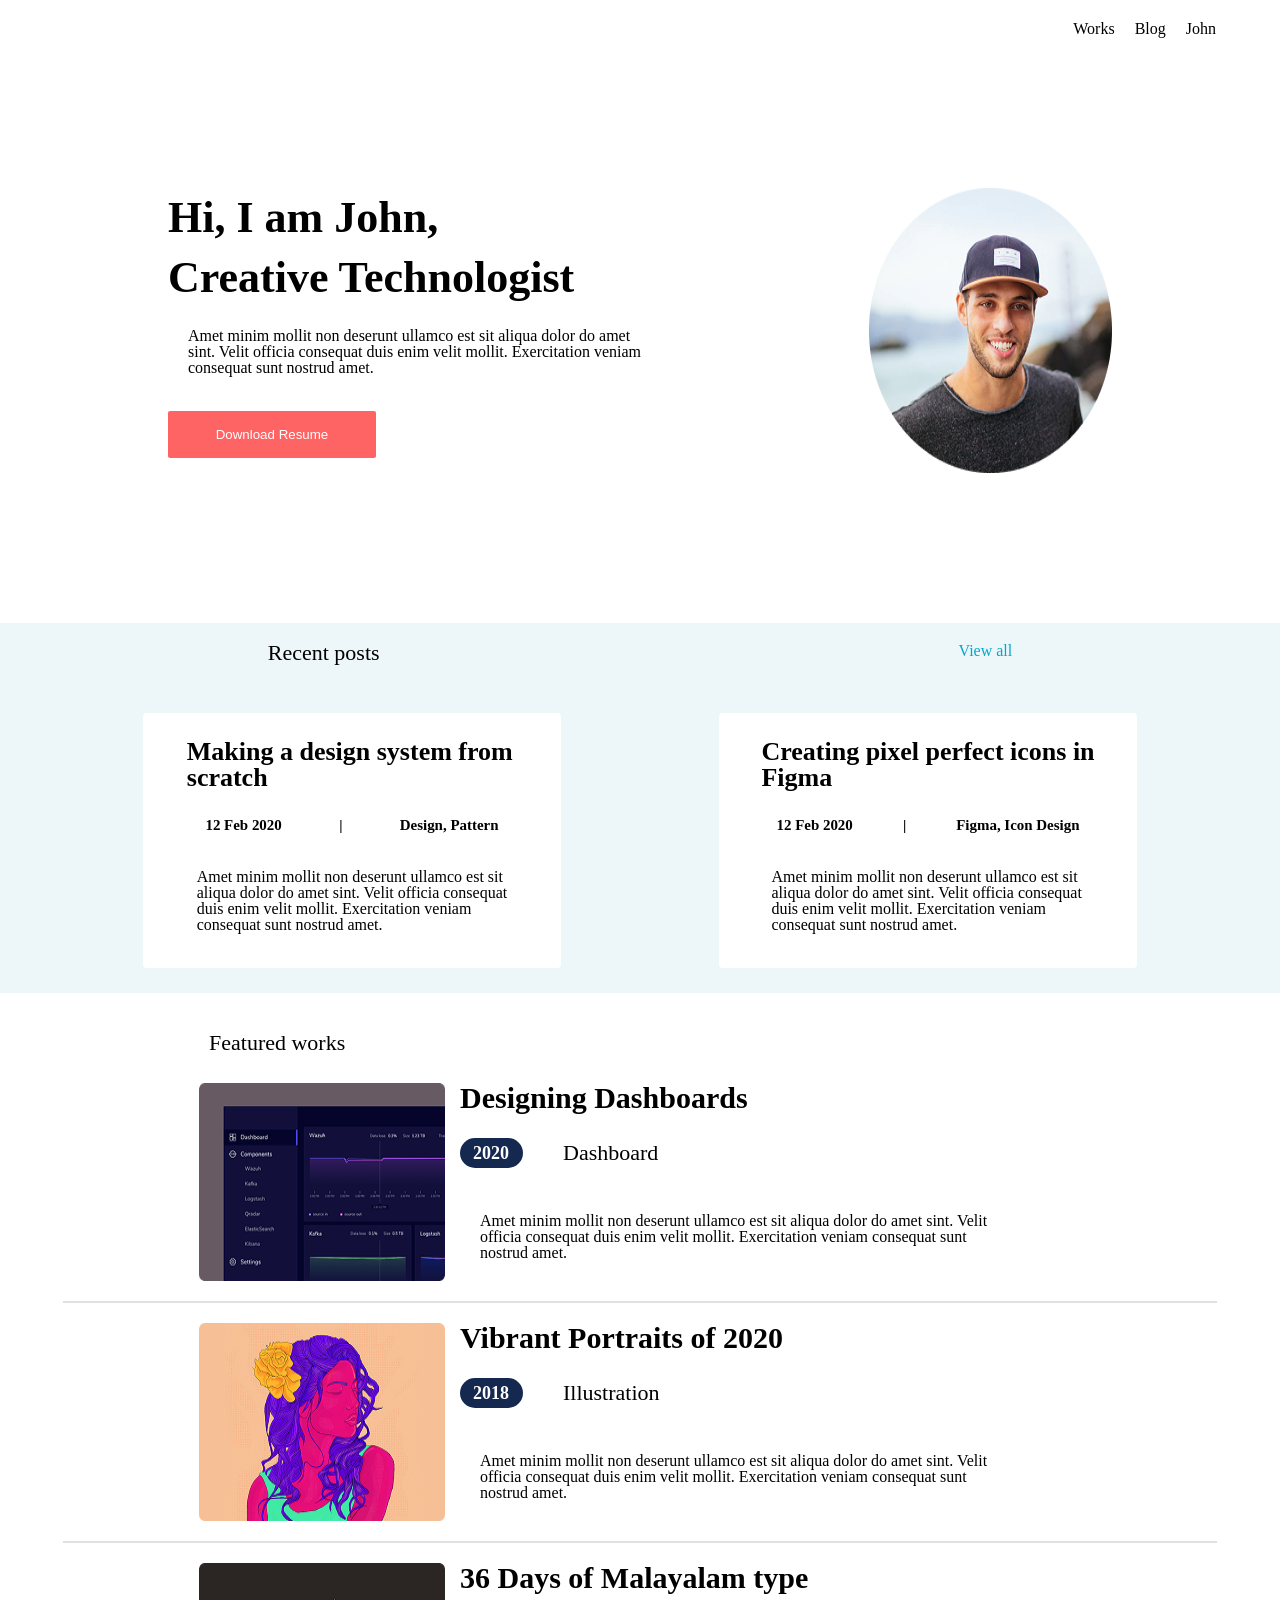
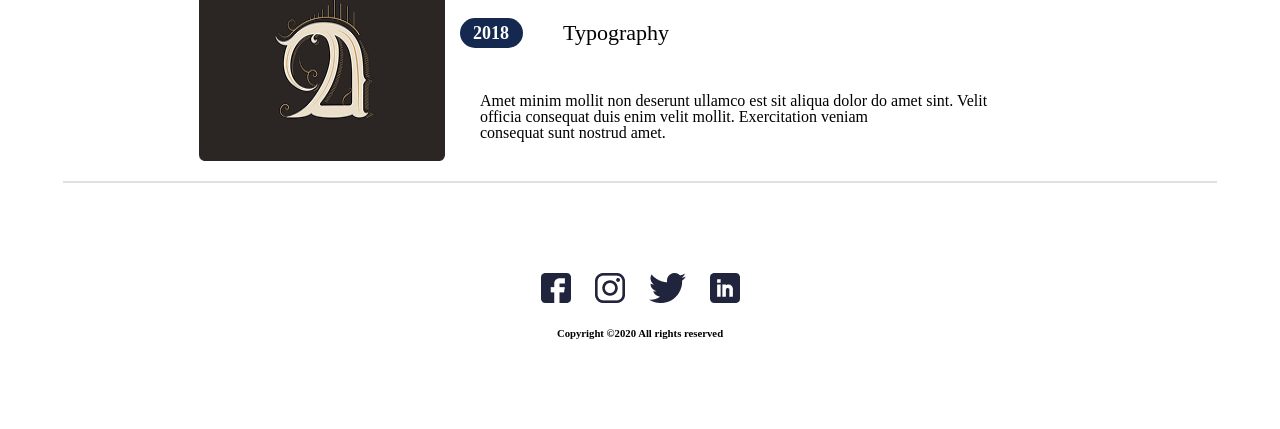
<file: index.html>
<!doctype html>
<html lang="en">
  <head>
    <meta charset="UTF-8" />
    <meta name="viewport" content="width=device-width, initial-scale=1.0" />
    <title>Document</title>
    <link rel="stylesheet" href="./style.css" />
  </head>
  <body>
    <header id="header">
      <div class="container">
        <div class="header">
          <a href="./works.html">Works</a>
          <a href="./blog.html">Blog</a>
          <a href="./index.html"> John</a>
        </div>
      </div>
    </header>
    <section id="john">
      <div class="container">
        <div class="john">
          <div class="hi">
            <h3>
              Hi, I am John, <br />
              Creative Technologist
            </h3>
            <p>
              Amet minim mollit non deserunt ullamco est sit aliqua dolor do
              amet <br />
              sint. Velit officia consequat duis enim velit mollit. Exercitation
              veniam <br />
              consequat sunt nostrud amet.
            </p>
            <button>Download Resume</button>
          </div>
          <img src="./img/Ellipse 1.png" alt="" />
        </div>
      </div>
    </section>
    <section id="card">
      <div class="container">
        <div class="posts">
          <h5>Recent posts</h5>
          <a href="">View all</a>
        </div>
        <div class="card">
          <div class="recent">
            <div>
              <h4>
                Making a design system from <br />
                scratch
              </h4>
              <div class="Feb">
                <h5>12 Feb 2020</h5>
                <h5>|</h5>
                <h5>Design, Pattern</h5>
              </div>
              <p>
                Amet minim mollit non deserunt ullamco est sit <br />
                aliqua dolor do amet sint. Velit officia consequat <br />
                duis enim velit mollit. Exercitation veniam <br />
                consequat sunt nostrud amet.
              </p>
            </div>
          </div>
          <div class="Creative">
            <div>
              <h4>
                Creating pixel perfect icons in <br />
                Figma
              </h4>
              <div class="Feb">
                <h5>12 Feb 2020</h5>
                <h5>|</h5>
                <h5>Figma, Icon Design</h5>
              </div>
              <p>
                Amet minim mollit non deserunt ullamco est sit <br />
                aliqua dolor do amet sint. Velit officia consequat <br />
                duis enim velit mollit. Exercitation veniam <br />
                consequat sunt nostrud amet.
              </p>
            </div>
          </div>
        </div>
      </div>
    </section>
    <section id="card1">
      <div class="container">
        <div>
          <h4>Featured works</h4>
        </div>
        <div class="card1">
          <img src="./img/Rectangle 30.png" alt="" />
          <div class="Designing">
            <h3>Designing Dashboards</h3>
            <div class="Dashboard">
              <h6>2020</h6>
              <h4>Dashboard</h4>
            </div>
            <p>
              Amet minim mollit non deserunt ullamco est sit aliqua dolor do
              amet sint. Velit <br />
              officia consequat duis enim velit mollit. Exercitation veniam
              consequat sunt <br />
              nostrud amet.
            </p>
          </div>
        </div>
      </div>
    </section>
    <hr />
    <section id="card1">
      <div class="container">
        <div class="card1">
          <img src="./img/Rectangle 32.png" alt="" />
          <div class="Designing">
            <h3>Vibrant Portraits of 2020</h3>
            <div class="Dashboard">
              <h6>2018</h6>
              <h4>Illustration</h4>
            </div>
            <p>
              Amet minim mollit non deserunt ullamco est sit aliqua dolor do
              amet sint. Velit <br />
              officia consequat duis enim velit mollit. Exercitation veniam
              consequat sunt <br />
              nostrud amet.
            </p>
          </div>
        </div>
      </div>
    </section>
    <hr />
    <section id="card1">
      <div class="container">
        <div class="card1">
          <img src="./img/Rectangle 34.png" alt="" />
          <div class="Designing">
            <h3>36 Days of Malayalam type</h3>
            <div class="Dashboard">
              <h6>2018</h6>
              <h4>Typography</h4>
            </div>
            <p>
              Amet minim mollit non deserunt ullamco est sit aliqua dolor do
              amet sint. Velit <br />
              officia consequat duis enim velit mollit. Exercitation veniam
              <br />
              consequat sunt nostrud amet.
            </p>
          </div>
        </div>
      </div>
    </section>
    <hr />
    <footer id="footer">
      <div class="container">
        <div class="footer">
          <div>
            <img src="./img/fb.png" alt="" />
            <img src="./img/insta.png" alt="" />
            <img src="./img/Group.png" alt="" />
            <img src="./img/Linkedin.png" alt="" />
          </div>
          <div>
            <h6>Copyright ©2020 All rights reserved</h6>
          </div>
        </div>  
      </div>
    </footer>
  </body>
</html>
</file>
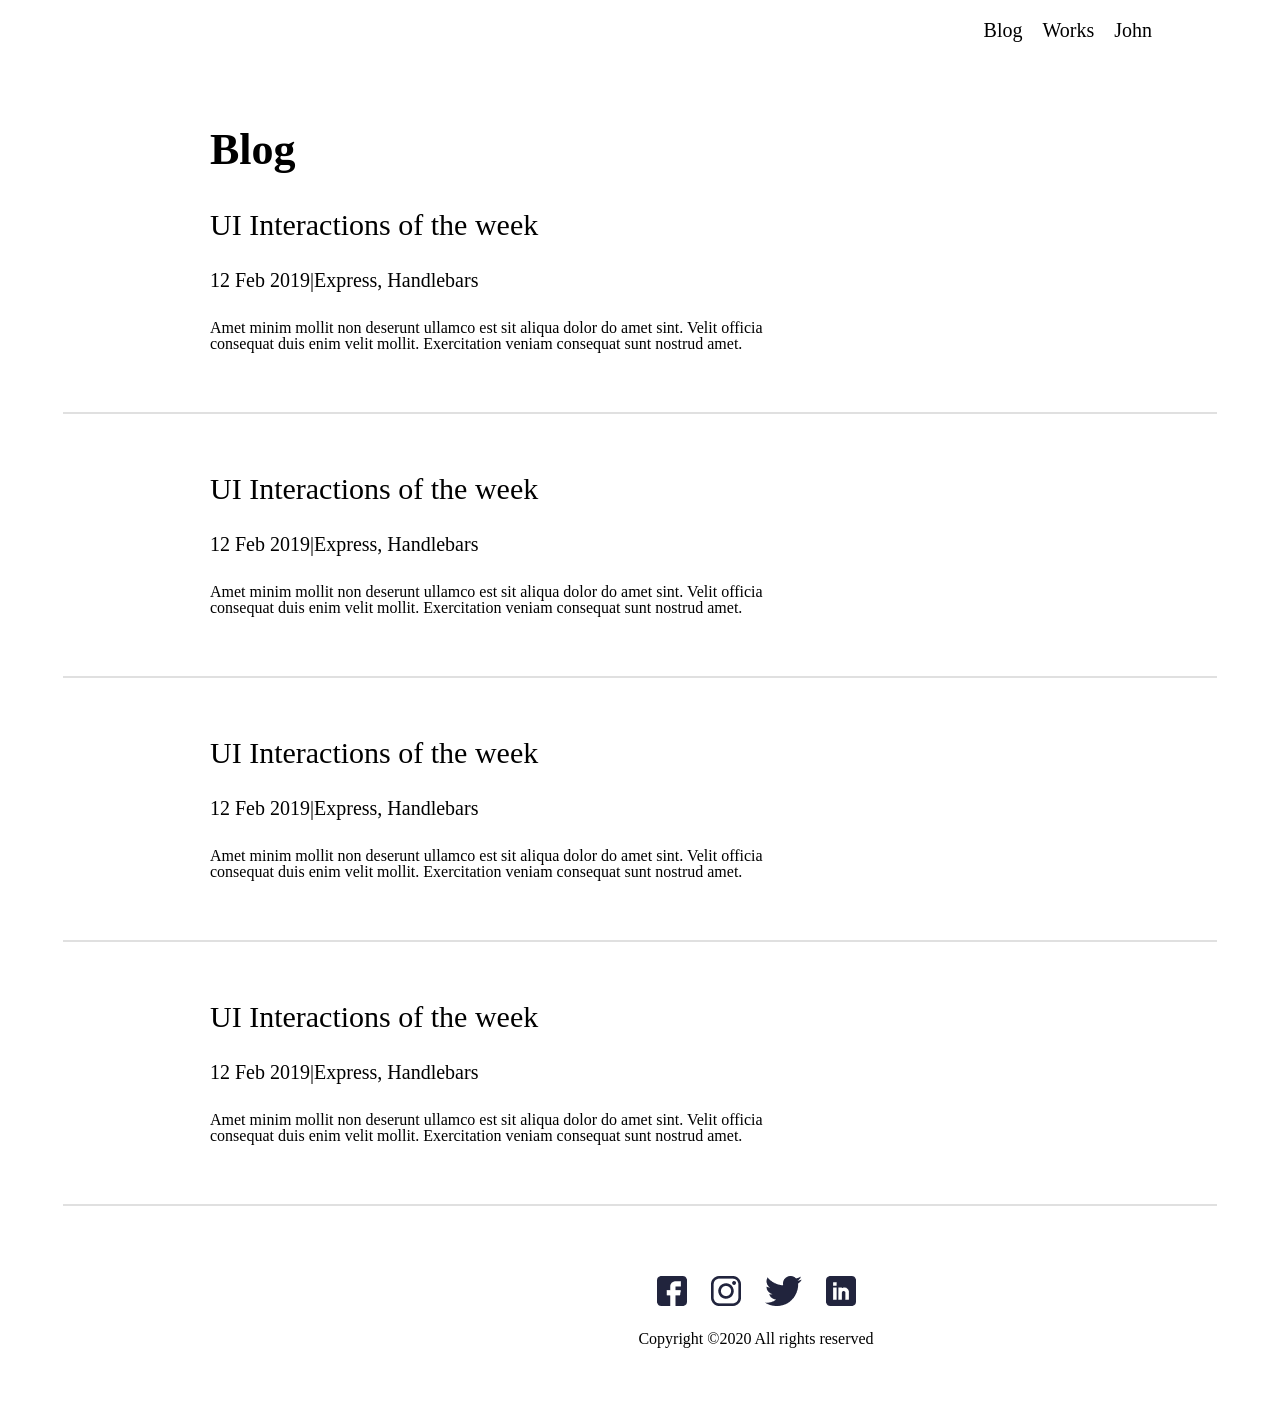
<file: blog.html>
<!doctype html>
<html lang="en">
  <head>
    <meta charset="UTF-8" />
    <meta name="viewport" content="width=device-width, initial-scale=1.0" />
    <title>Document</title>
    <link rel="stylesheet" href="./blog.css" />
  </head>
  <body>
    <header id="header">
      <div class="container">
        <div class="header">
          <a href="./blog.html">Blog</a>
          <a href="./works.html">Works</a>
          <a href="./index.html">John</a>
        </div>
      </div>
    </header>
    <section id="card">
      <div class="container">
        <div class="card">
          <h5>Blog</h5>
          <h4>UI Interactions of the week</h4>
          <div class="FEb">
            <h3>12 Feb 2019</h3>
            <h3>|</h3>
            <h3>Express, Handlebars</h3>
          </div>
          <p>
            Amet minim mollit non deserunt ullamco est sit aliqua dolor do amet
            sint. Velit officia <br />
            consequat duis enim velit mollit. Exercitation veniam consequat sunt
            nostrud amet.
          </p>
        </div>
      </div>
    </section>
    <hr />
    <section id="card">
      <div class="container">
        <div class="card">
          <h4>UI Interactions of the week</h4>
          <div class="FEb">
            <h3>12 Feb 2019</h3>
            <h3>|</h3>
            <h3>Express, Handlebars</h3>
          </div>
          <p>
            Amet minim mollit non deserunt ullamco est sit aliqua dolor do amet
            sint. Velit officia <br />
            consequat duis enim velit mollit. Exercitation veniam consequat sunt
            nostrud amet.
          </p>
        </div>
      </div>
    </section>
    <hr />
    <section id="card">
      <div class="container">
        <div class="card">
          <h4>UI Interactions of the week</h4>
          <div class="FEb">
            <h3>12 Feb 2019</h3>
            <h3>|</h3>
            <h3>Express, Handlebars</h3>
          </div>
          <p>
            Amet minim mollit non deserunt ullamco est sit aliqua dolor do amet
            sint. Velit officia <br />
            consequat duis enim velit mollit. Exercitation veniam consequat sunt
            nostrud amet.
          </p>
        </div>
      </div>
    </section>
    <hr />
    <section id="card">
      <div class="container">
        <div class="card">
          <h4>UI Interactions of the week</h4>
          <div class="FEb">
            <h3>12 Feb 2019</h3>
            <h3>|</h3>
            <h3>Express, Handlebars</h3>
          </div>
          <p>
            Amet minim mollit non deserunt ullamco est sit aliqua dolor do amet
            sint. Velit officia <br />
            consequat duis enim velit mollit. Exercitation veniam consequat sunt
            nostrud amet.
          </p>
        </div>
      </div>
    </section>
    <hr />
    <footer id="footer">
      <div class="container">
        <div class="footer">
          <div>
            <img src="./img/fb.png" alt="" />
            <img src="./img/insta.png" alt="" />
            <img src="./img/Group.png" alt="" />
            <img src="./img/Linkedin.png" alt="" />
          </div>
          <p>Copyright ©2020 All rights reserved</p>
        </div>
      </div>
    </footer>
  </body>
</html>
</file>
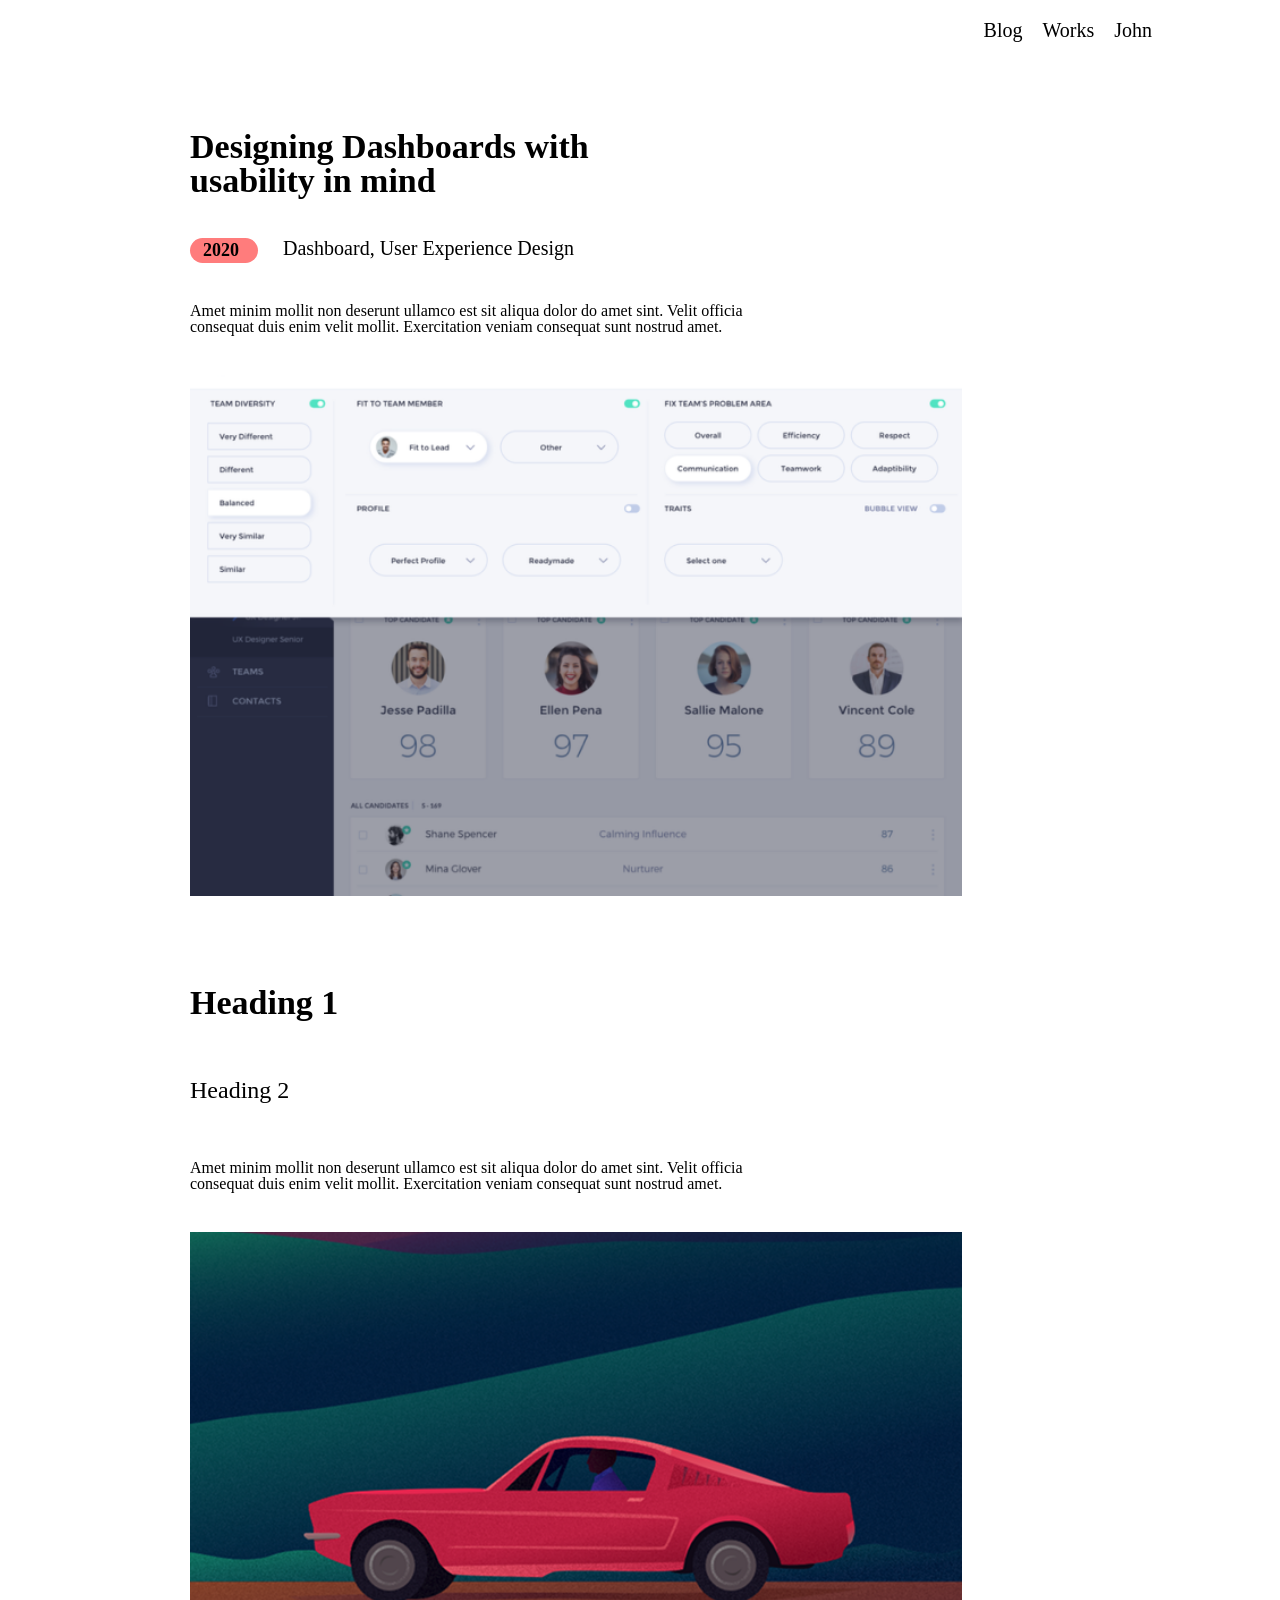
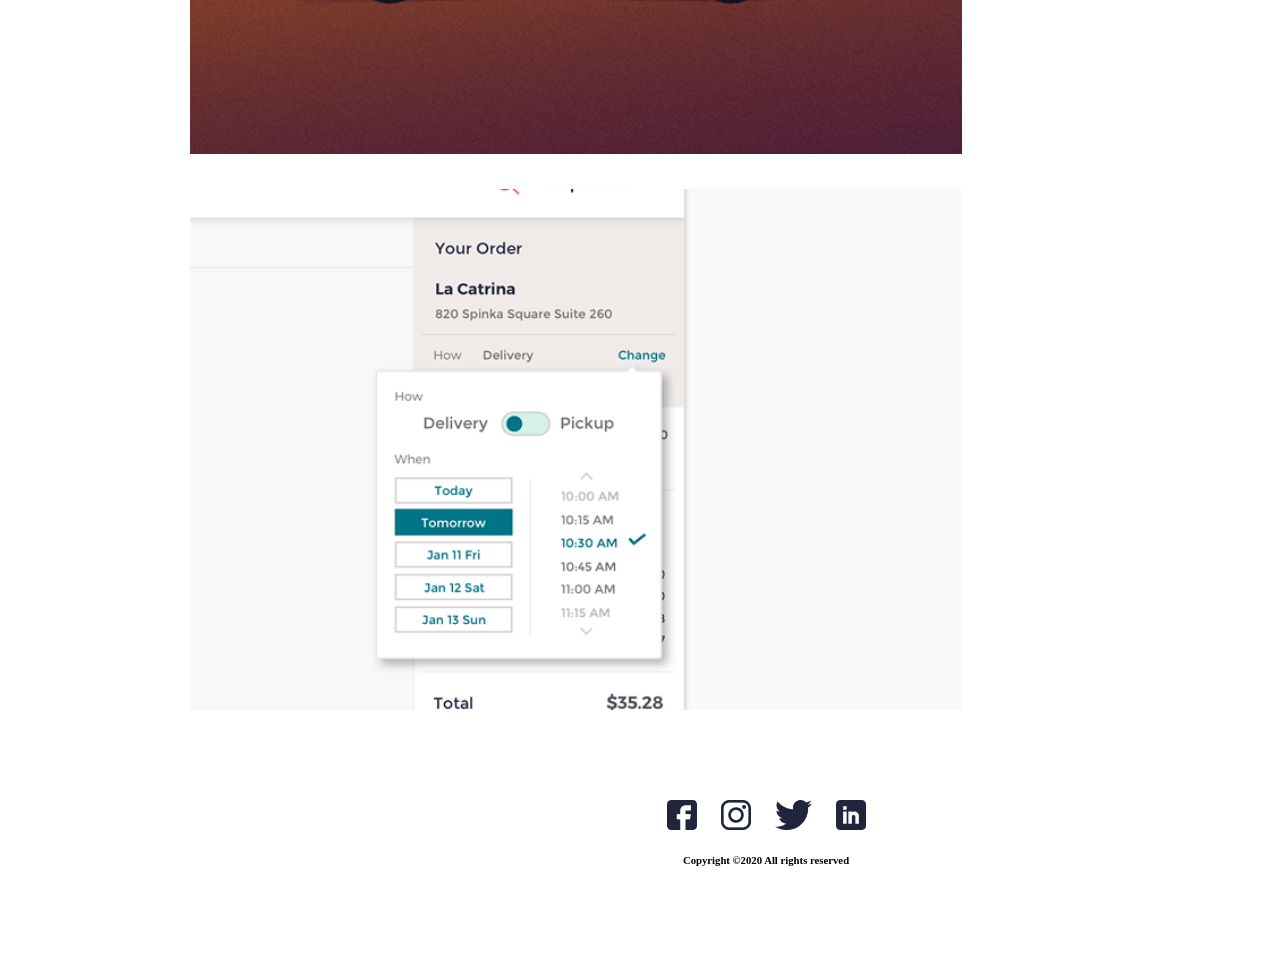
<file: works.html>
<!doctype html>
<html lang="en">
  <head>
    <meta charset="UTF-8" />
    <meta name="viewport" content="width=device-width, initial-scale=1.0" />
    <title>Document</title>
    <link rel="stylesheet" href="./works.css" />
  </head>
  <body>
    <header id="header">
      <div class="container">
        <div class="header">
          <a href="./blog.html">Blog</a>
          <a href="./works.html">Works</a>
          <a href="./index.html">John</a>
        </div>
      </div>
    </header>
    <section id="card">
      <div class="container">
        <div class="card">
          <h5>
            Designing Dashboards with <br />
            usability in mind
          </h5>
          <div class="Dashboard">
            <h3>2020</h3>
            <h4>Dashboard, User Experience Design</h4>
          </div>
          <p>
            Amet minim mollit non deserunt ullamco est sit aliqua dolor do amet
            sint. Velit officia <br />
            consequat duis enim velit mollit. Exercitation veniam consequat sunt
            nostrud amet.
          </p>
          <img src="./img/Rectangle 4.png" alt="" />
        </div>
      </div>
    </section>
    <section id="card1">
      <div class="container">
        <div class="card1">
          <h5>Heading 1</h5>
          <h3>Heading 2</h3>
          <p>
            Amet minim mollit non deserunt ullamco est sit aliqua dolor do amet
            sint. Velit officia <br />
            consequat duis enim velit mollit. Exercitation veniam consequat sunt
            nostrud amet.
          </p>
          <div class="card2">
            <img src="./img/Rectangle 5.png" alt="" />
            <img src="./img/Rectangle 6.png" alt="" />
          </div>
        </div>
      </div>
    </section>
    <footer id="footer">
      <div class="container">
        <div class="footer">
          <div>
            <img src="./img/fb.png" alt="" />
            <img src="./img/insta.png" alt="" />
            <img src="./img/Group.png" alt="" />
            <img src="./img/Linkedin.png" alt="" />
          </div>
          <div>
            <h6>Copyright ©2020 All rights reserved</h6>
          </div>
        </div>
      </div>
    </footer>
  </body>
</html>
</file>
<file: style.css>
* {
  margin: 0;
  padding: 0;
}
.container {
  width: 90%;
  margin: 0 auto;
}
.header {
  display: flex;
  justify-content: end;
  gap: 20px;
  margin: 20px 0;

  a {
    text-decoration: none;
    width: 57;
    height: 43;
    top: 27px;
    left: 856px;
    color: black;
  }
}
.john {
  display: flex;
  justify-content: space-around;
  margin: 150px 0;

  h3 {
    font-family: Heebo;
    font-weight: 700;
    font-size: 44px;
    line-height: 60px;
  }
  p {
    width: 497;
    height: 66;
    top: 373px;
    left: 148px;
  }
  button {
    width: 208px;
    height: 47px;
    top: 477px;
    left: 148px;
    border-radius: 2px;
    border: none;
    margin: 15px 0;
    background: #ff6464;
    color: white;
  }
}
.posts {
  display: flex;
  justify-content: space-around;
  h5 {
    width: 129px;
    height: 60px;
    top: 602px;
    left: 148px;
    font-family: Heebo;
    font-weight: 400;
    font-size: 22px;
    line-height: 60px;
    vertical-align: bottom;
  }
  a {
    width: 208px;
    height: 20px;
    top: 622px;
    left: 796px;
    font-family: Heebo;
    font-weight: 400;
    font-size: 16px;
    line-height: 100%;
    letter-spacing: 0px;
    text-align: right;
    text-decoration: none;
  }
}
#card {
  background: #edf7fa;
  height: 370px;
  a {
    margin: 20px 0;
    color: #00a8cc;
    font-family: Heebo;
    font-weight: 400;
    font-size: 16px;
    line-height: 100%;
    text-align: right;
  }
}
hr {
  width: 90%;
  margin: 0 auto;
  top: 1283px;
  left: 146px;
  border-width: 1px;
  border: 1px solid #e0e0e0;
}
.card {
  display: flex;
  justify-content: space-around;
  margin: 30px 0;

  .recent {
    background: #ffffff;
    width: 418px;
    height: 255px;
    margin: auto;
    border-radius: 4px;
    display: flex;
    justify-content: center;
    align-items: center;
  }
  .Feb {
    display: flex;
    justify-content: space-around;
    font-family: Heebo;
    font-weight: 400;
    font-size: 18px;
    line-height: 100%;

    h5 {
      margin: 15px;
    }
  }
  h4 {
    font-family: Heebo;
    font-weight: 700;
    font-size: 26px;
    line-height: 100%;
    margin: 10px;
  }
  p {
    font-family: Heebo;
    font-weight: 400;
    font-size: 16px;
    line-height: 100%;
    margin: 20px;
  }
}
.Creative {
  background: #ffffff;
  width: 418px;
  height: 255px;
  margin: auto;
  border-radius: 4px;
  display: flex;
  justify-content: center;
  align-items: center;

  h5 {
    margin: 15px;
  }
}
h4 {
  font-family: Heebo;
  font-weight: 700;
  font-size: 26px;
  line-height: 100%;
  margin: 10px;
}
p {
  font-family: Heebo;
  font-weight: 400;
  font-size: 16px;
  line-height: 100%;
  margin: 20px;
}
#card1 {
  margin: 20px 150px;
  h4 {
    font-family: Heebo;
    font-weight: 400;
    font-size: 22px;
    line-height: 60px;
  }
}
.card1 {
  display: flex;
  .Designing {
    margin: 0 15px;
    h3 {
      font-family: Heebo;
      font-weight: 700;
      font-size: 30px;
      line-height: 100%;
    }
    .Dashboard {
      display: flex;
      gap: 30px;
    }
    h6 {
      background: #142850;
      color: white;
      padding-left: 13px;
      width: 50px;
      height: 30px;
      left: 41px;
      border-radius: 16px;
      font-family: Heebo;
      font-weight: 900;
      font-size: 18px;
      line-height: 30px;
      margin: 25px 0;
    }
    h4 {
      font-family: Heebo;
      font-weight: 400;
      font-size: 20px;
      line-height: 100%;
    }
    p {
      font-family: Heebo;
      font-weight: 400;
      font-size: 16px;
      line-height: 100%;
    }
  }
}
.footer {
  display: flex;
  flex-direction: column;
  align-items: center;
  gap: 20px;
  width: 1152px;
  margin: 90px 0;
  img {
    margin: 0 10px;
  }
}
</file>
<file: blog.css>
* {
  margin: 0;
  padding: 0;
}
.container {
  width: 90%;
  margin: 0;
}
.header {
  display: flex;
  justify-content: end;
  gap: 20px;
  margin: 20px 0;
  a {
    text-decoration: none;
    font-family: Heebo;
    font-weight: 500;
    font-size: 20px;
    line-height: 100%;
    text-align: right;
    color: black;
  }
}
.card {
  display: flex;
  flex-direction: column;
  padding: 60px;
  gap: 30px;
  margin:0 150px ;

  h5 {
    font-family: Heebo;
    font-weight: 700;
    font-size: 44px;
    line-height: 60px;
  }
  h4 {
    font-family: Heebo;
    font-weight: 500;
    font-size: 30px;
    line-height: 100%;
  }
  .FEb {
    display: flex;
  }
  h3 {
    font-family: Heebo;
    font-weight: 400;
    font-size: 20px;
    line-height: 100%;
  }
  p {
    font-family: Heebo;
    font-weight: 400;
    font-size: 16px;
    line-height: 100%;
  }
}
hr {
  width: 90%;
  margin: 0 auto;
  top: 1283px;
  left: 146px;
  border-width: 1px;
  border: 1px solid #e0e0e0;
}
.footer {
  display: flex;
  flex-direction: column;
  align-items: center;
  gap: 20px;
  width: 1152px;
  margin: 70px 180px;
  img {
    margin: 0 10px;
  }
}
</file>
<file: works.css>
* {
  margin: 0;
  padding: 0;
}
.container {
  width: 90%;
  margin: 0;
}
.header {
  display: flex;
  justify-content: end;
  gap: 20px;
  margin: 20px 0;
  a {
    text-decoration: none;
    font-family: Heebo;
    font-weight: 500;
    font-size: 20px;
    line-height: 100%;
    text-align: right;
    color: black;
  }
}
.card {
  display: flex;
  flex-direction: column;
  margin: 90px 190px;
  gap: 40px;

  h5 {
    font-family: Heebo;
    font-weight: 700;
    font-size: 34px;
    line-height: 100%;
  }
  .Dashboard {
    display: flex;
    h3 {
      font-family: Heebo;
      font-weight: 900;
      font-size: 18px;
      line-height: 25px;
      vertical-align: middle;
      background: #ff7c7c;
      width: 55px;
      height: 25px;
      border-radius: 16px;
      padding-left: 13px;
    }
    h4 {
      font-family: Heebo;
      font-weight: 400;
      font-size: 20px;
      line-height: 100%;
      margin: 0 25px;
    }
  }
  p {
    font-family: Heebo;
    font-weight: 400;
    font-size: 16px;
    line-height: 100%;
  }
}
.card1 {
  display: flex;
  flex-direction: column;
  margin: 90px 190px;
  gap: 40px;

  h5 {
    font-family: Heebo;
    font-weight: 700;
    font-size: 34px;
    line-height: 100%;
  }

  h3 {
    font-family: Heebo;
    font-weight: 500;
    font-size: 24px;
    line-height: 60px;
  }
  h4 {
    font-family: Heebo;
    font-weight: 400;
    font-size: 20px;
    line-height: 100%;
    margin: 0 25px;
  }
}
p {
  font-family: Heebo;
  font-weight: 400;
  font-size: 16px;
  line-height: 100%;
}
.card2{
    display: flex;
    flex-direction: column;
    gap: 35px;
}
.footer {
  display: flex;
  flex-direction: column;
  align-items: center;
  gap: 20px;
  width: 1152px;
  margin: 90px 190px;
  img {
    margin: 0 10px;
  }
}
</file>
